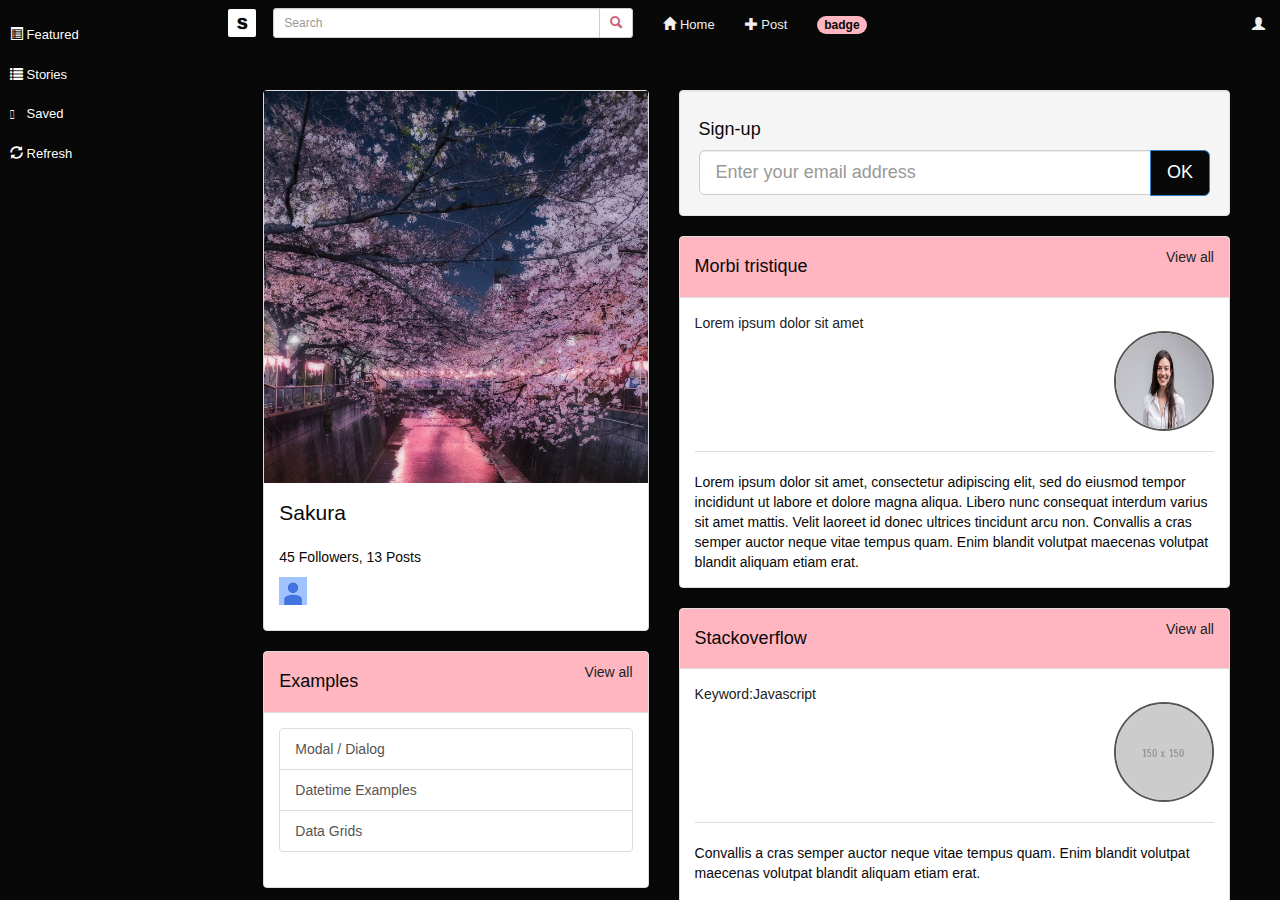
<file: sakura2/index2.html>
<!DOCTYPE html>
<html lang="en">
	<head>
        <meta http-equiv="content-type" content="text/html; charset=UTF-8">
        <meta charset="utf-8">
        <title>Sakura</title>
				<link rel="icon" type="image/x-icon" href="assets/css/favi.png" />
        <meta name="viewport" content="width=device-width, initial-scale=1, maximum-scale=1">
        <link href="assets/css/bootstrap.css" rel="stylesheet">
        <!--[if lt IE 9]>
          <script src="//html5shim.googlecode.com/svn/trunk/html5.js"></script>
        <![endif]-->
        <link href="assets/css/styles.css" rel="stylesheet">
    </head>

    <body>

        <div class="wrapper">
			<div class="box">
				<div class="row row-offcanvas row-offcanvas-left">

					<!-- sidebar -->
					<div class="column col-sm-2 col-xs-1 sidebar-offcanvas" id="sidebar">

					 <ul class="nav">
							<li><a href="#" data-toggle="offcanvas" class="visible-xs text-center"><i class="glyphicon glyphicon-chevron-right"></i></a></li>
						</ul>
						 <ul class="nav hidden-xs list-unstyled hidden-xs" id="lg-menu sidebar-footer">
							<li class="active"><a href="#featured"><i class="glyphicon glyphicon-list-alt"></i> Featured</a></li>
							<li><a href="#stories"><i class="glyphicon glyphicon-list"></i> Stories</a></li>
							<li><a href="#"><i class="glyphicon glyphicon-paperclip"></i> Saved</a></li>
							<li><a href="#"><i class="glyphicon glyphicon-refresh"></i> Refresh</a></li>
						</ul>
					 <!-- <ul class="list-unstyled hidden-xs" id="sidebar-footer">
							<li>
							  <a href="http://usebootstrap.com/theme/facebook"><h3>Bootstrap</h3> <i class="glyphicon glyphicon-heart-empty"></i> Bootply</a>
							</li>
						</ul> -->

						<!-- tiny only nav-->
					   <ul class="nav visible-xs" id="xs-menu">
							<li><a href="#featured" class="text-center"><i class="glyphicon glyphicon-list-alt"></i></a></li>
							<li><a href="#stories" class="text-center"><i class="glyphicon glyphicon-list"></i></a></li>
							<li><a href="#" class="text-center"><i class="glyphicon glyphicon-paperclip"></i></a></li>
							<li><a href="#" class="text-center"><i class="glyphicon glyphicon-refresh"></i></a></li>
						</ul>

					</div>
					<!-- /sidebar -->

					<!-- main right col -->
					<div class="column col-sm-10 col-xs-11" id="main">

						<!-- top nav -->
						<div class="navbar navbar-blue navbar-static-top">
							<div class="navbar-header">
							  <button class="navbar-toggle" type="button" data-toggle="collapse" data-target=".navbar-collapse">
								<span class="sr-only">Toggle</span>
								<span class="icon-bar"></span>
								<span class="icon-bar"></span>
								<span class="icon-bar"></span>
							  </button>
							  <a href="http://usebootstrap.com/theme/facebook" class="navbar-brand logo">s</a>
							</div>
							<nav class="collapse navbar-collapse" role="navigation">
							<form class="navbar-form navbar-left">
								<div class="input-group input-group-sm" style="max-width:360px;">
								  <input class="form-control" placeholder="Search" name="srch-term" id="srch-term" type="text">
								  <div class="input-group-btn">
									<button class="btn btn-default" type="submit"><i class="glyphicon glyphicon-search"></i></button>
								  </div>
								</div>
							</form>
							<ul class="nav navbar-nav">
							  <li>
								<a href="#"><i class="glyphicon glyphicon-home"></i> Home</a>
							  </li>
							  <li>
								<a href="#postModal" role="button" data-toggle="modal"><i class="glyphicon glyphicon-plus"></i> Post</a>
							  </li>
							  <li>
								<a href="#"><span class="badge">badge</span></a>
							  </li>
							</ul>
							<ul class="nav navbar-nav navbar-right">
							  <li class="dropdown">
								<a href="#" class="dropdown-toggle" data-toggle="dropdown"><i class="glyphicon glyphicon-user"></i></a>
								<ul class="dropdown-menu">
								  <li><a href="">More</a></li>
								  <li><a href="">More</a></li>
								  <li><a href="">More</a></li>
								  <li><a href="">More</a></li>
								  <li><a href="">More</a></li>
								</ul>
							  </li>
							</ul>
							</nav>
						</div>
						<!-- /top nav -->

						<div class="padding">
							<div class="full col-sm-9">

								<!-- content -->
								<div class="row">

								 <!-- main col left -->
								 <div class="col-sm-5">

									  <div class="panel panel-default">
										<div class="panel-thumbnail"><img src="assets/img/bg_5.jpg" class="img-responsive"></div>
										<div class="panel-body">
										  <p class="lead">Sakura</p>
										  <p>45 Followers, 13 Posts</p>

										  <p>
											<img src="assets/img/uFp_tsTJboUY7kue5XAsGAs28.png" height="28px" width="28px">
										  </p>
										</div>
									  </div>


									  <div class="panel panel-default">
										<div class="panel-heading"><a href="#" class="pull-right">View all</a> <h4> Examples</h4></div>
										  <div class="panel-body">
											<div class="list-group">
											  <a href="http://usebootstrap.com/theme/facebook" class="list-group-item">Modal / Dialog</a>
											  <a href="http://usebootstrap.com/theme/facebook" class="list-group-item">Datetime Examples</a>
											  <a href="http://usebootstrap.com/theme/facebook" class="list-group-item">Data Grids</a>
											</div>
										  </div>
									  </div>

									  <div class="well">
										   <form class="form-horizontal" role="form">
											<h4>What's New</h4>
											 <div class="form-group" style="padding:14px;">
											  <textarea class="form-control" placeholder="Update your status"></textarea>
											</div>
											<button class="btn btn-primary pull-right" type="button">Post</button><ul class="list-inline"><li><a href=""><i class="glyphicon glyphicon-upload"></i></a></li><li><a href=""><i class="glyphicon glyphicon-camera"></i></a></li><li><a href=""><i class="glyphicon glyphicon-map-marker"></i></a></li></ul>
										  </form>
									  </div>

									  <div class="panel panel-default">
										 <div class="panel-heading"><a href="#" class="pull-right">View all</a> <h4>More Templates</h4></div>
										  <div class="panel-body">
											<img src="assets/img/150x150.gif" class="img-circle pull-right"> <a href="#">Free @Bootply</a>
											<div class="clearfix"></div>
											 In massa tempor nec feugiat. Lectus sit amet est placerat in egestas erat imperdiet. Elit scelerisque mauris pellentesque pulvinar.
											<hr>
											<ul class="list-unstyled"><li><a href="http://usebootstrap.com/theme/facebook">Dashboard</a></li><li><a href="http://usebootstrap.com/theme/facebook">Darkside</a></li><li><a href="http://usebootstrap.com/theme/facebook">Greenfield</a></li></ul>
										  </div>
									  </div>

									  <div class="panel panel-default">
										<div class="panel-heading"><h4>What Is Sakura?</h4></div>
										<div class="panel-body">
										Lorem ipsum dolor sit amet, consectetur adipiscing elit, sed do eiusmod tempor incididunt ut labore et dolore magna aliqua. Rhoncus aenean vel elit scelerisque. Lorem mollis aliquam ut porttitor leo. A diam sollicitudin tempor id eu nisl nunc mi. Nibh tortor id aliquet lectus proin nibh nisl condimentum id. Eget felis eget nunc lobortis mattis aliquam faucibus. At imperdiet dui accumsan sit amet. Non arcu risus quis varius quam quisque id. Condimentum mattis pellentesque id nibh tortor id aliquet. Feugiat sed lectus vestibulum mattis ullamcorper. </div>
									  </div>



								  </div>

								  <!-- main col right -->
								  <div class="col-sm-7">

										<div class="well">
										   <form class="form">
											<h4>Sign-up</h4>
											<div class="input-group text-center">
											<input class="form-control input-lg" placeholder="Enter your email address" type="text">
											  <span class="input-group-btn"><button class="btn btn-lg btn-primary" type="button">OK</button></span>
											</div>
										  </form>
										</div>

									   <div class="panel panel-default">
										 <div class="panel-heading"><a href="#" class="pull-right">View all</a> <h4>Morbi tristique</h4></div>
										  <div class="panel-body">
											<p><img src="assets/img/profile.jpg" class="img-circle pull-right"> <a href="#">Lorem ipsum dolor sit amet</a></p>
											<div class="clearfix"></div>
											<hr>
										Lorem ipsum dolor sit amet, consectetur adipiscing elit, sed do eiusmod tempor incididunt ut labore et dolore magna aliqua. Libero nunc consequat interdum varius sit amet mattis. Velit laoreet id donec ultrices tincidunt arcu non. Convallis a cras semper auctor neque vitae tempus quam. Enim blandit volutpat maecenas volutpat blandit aliquam etiam erat.
										  </div>
									   </div>

									   <div class="panel panel-default">
										 <div class="panel-heading"><a href="#" class="pull-right">View all</a> <h4>Stackoverflow</h4></div>
										  <div class="panel-body">
											<img src="assets/img/150x150.gif" class="img-circle pull-right"> <a href="#">Keyword:Javascript</a>
											<div class="clearfix"></div>
											<hr>

											<p>Convallis a cras semper auctor neque vitae tempus quam. Enim blandit volutpat maecenas volutpat blandit aliquam etiam erat.</p>

											<hr>
											<form>
											<div class="input-group">
											  <div class="input-group-btn">
											  <button class="btn btn-default">+1</button><button class="btn btn-default"><i class="glyphicon glyphicon-share"></i></button>
											  </div>
											  <input class="form-control" placeholder="Add a comment.." type="text">
											</div>
											</form>

										  </div>
									   </div>

									   <div class="panel panel-default">
										 <div class="panel-heading"><a href="#" class="pull-right">View all</a> <h4>Portlet Heading</h4></div>
										  <div class="panel-body">
											<ul class="list-group">
											<li class="list-group-item">Modals</li>
											<li class="list-group-item">Sliders / Carousel</li>
											<li class="list-group-item">Thumbnails</li>
											</ul>
										  </div>
									   </div>

									   <div class="panel panel-default">
										<div class="panel-thumbnail"><img src="assets/img/bg_4.jpg" class="img-responsive"></div>
										<div class="panel-body">
										  <p class="lead">Social Good</p>
										  <p>1,200 Followers, 83 Posts</p>

										  <p>
											<img src="assets/img/photo.jpg" height="28px" width="28px">
											<img src="assets/img/photo.png" height="28px" width="28px">
											<img src="assets/img/photo_002.jpg" height="28px" width="28px">
										  </p>
										</div>
									  </div>

								  </div>
							   </div><!--/row-->

								<!-- <div class="row">
								  <div class=".col-sm-9.full">
									<a href="#">Twitter</a> <small class="text-muted">|</small> <a href="#">Facebook</a> <small class="text-muted">|</small> <a href="#">Google+</a>
								  </div>
								</div>

								<div class="row" id="footer">
								  <div class="col-sm-6">

								  </div>
								  <div class="col-sm-6">
									<p>
									<a href="#" class="pull-right">�Copyright 2021</a>
									</p>
								  </div>
								</div> -->
								<footer class="footer footer-dark">sakura</footer>
							  <hr>

							  <!-- <h4 class="text-center">
							  <a href="http://usebootstrap.com/theme/facebook" target="ext">Download this Template @Bootply</a>
							  </h4> -->

							  <hr>


							</div><!-- /col-9 -->
						</div><!-- /padding -->
					</div>
					<!-- /main -->

				</div>
			</div>
		</div>


		<!--post modal-->
		<div id="postModal" class="modal fade" tabindex="-1" role="dialog" aria-hidden="true">
		  <div class="modal-dialog">
		  <div class="modal-content">
			  <div class="modal-header">
				  <button type="button" class="close" data-dismiss="modal" aria-hidden="true">�</button>
					Update Status
			  </div>
			  <div class="modal-body">
				  <form class="form center-block">
					<div class="form-group">
					  <textarea class="form-control input-lg" autofocus="" placeholder="What do you want to share?"></textarea>
					</div>
				  </form>
			  </div>
			  <div class="modal-footer">
				  <div>
				  <button class="btn btn-primary btn-sm" data-dismiss="modal" aria-hidden="true">Post</button>
					<ul class="pull-left list-inline"><li><a href=""><i class="glyphicon glyphicon-upload"></i></a></li><li><a href=""><i class="glyphicon glyphicon-camera"></i></a></li><li><a href=""><i class="glyphicon glyphicon-map-marker"></i></a></li></ul>
				  </div>
			  </div>
		  </div>
		  </div>
		</div>

        <script type="text/javascript" src="assets/js/jquery.js"></script>
        <script type="text/javascript" src="assets/js/bootstrap.js"></script>
        <script type="text/javascript">
        $(document).ready(function() {
			$('[data-toggle=offcanvas]').click(function() {
				$(this).toggleClass('visible-xs text-center');
				$(this).find('i').toggleClass('glyphicon-chevron-right glyphicon-chevron-left');
				$('.row-offcanvas').toggleClass('active');
				$('#lg-menu').toggleClass('hidden-xs').toggleClass('visible-xs');
				$('#xs-menu').toggleClass('visible-xs').toggleClass('hidden-xs');
				$('#btnShow').toggle();
			});
        });
        </script>
</body></html>
</file>
<file: sakura2/assets/css/styles.css>
/* custom template */
html, body {
   height: 100%;
   font-family:verdana,arial,sans-serif;
   color:#080808;
}

.nav {
   font-family:Arial,sans-serif;
   font-size:13px;
}

a {
  color:#222222;
}

a:hover {
  text-decoration:none;
}

hr {
  border-color:#dedede;
}

.wrapper, .row {
   height: 100%;
   margin-left:0;
   margin-right:0;
}

.wrapper:before, .wrapper:after,
.column:before, .column:after {
    content: "";
    display: table;
}

.wrapper:after,
.column:after {
    clear: both;
}

.column {
    height: 100%;
    overflow: auto;
    *zoom:1;
}

.column .padding {
    padding: 20px;
}

.full{
	padding-top:70px;
}

.box {
  	bottom: 0; /* increase for footer use */
    left: 0;
    position: absolute;
    right: 0;
    top: 0;
    background-color:#080808  ;
  /*
    background-image:url('/assets/example/bg_suburb.jpg');
    background-size:cover;
    background-attachment:fixed;
  */
}

.divider {
	margin-top:32px;
}

.navbar-blue {
    border-width:0;
	background-color:#080808;
    color:#ffffff;
    font-family:arial,sans-serif;
    top:0;
    position:fixed;
    width:inherit;
}

.navbar-blue li > a,.navbar-toggle  {
   color:#efefef;
}

.navbar-blue .dropdown-menu li a {color:#db5777;}
.navbar-blue .dropdown-menu li > a {padding-left:30px;}

.navbar-blue li>a:hover, .navbar-blue li>a:focus, .navbar-blue .open, .navbar-blue .open>a, .navbar-blue .open>a:hover, .navbar-blue .open>a:focus {
   background-color:#db5777;
   color:#fff;
}

#main {
   background-color:#080808;
   padding-left:0;
   padding-right:0;
}
#main .img-circle {
   margin-top:18px;
   height:100px;
   width:100px;
   border: 2px solid #555;
}

#sidebar {
    padding:0px;
	padding-top:15px;
}

#sidebar, #sidebar a, #sidebar-footer a {
    color:#ffffff;
    background-color:transparent;
	text-shadow:0 0 2px #000000;
    padding-left:5px;
}
#sidebar .nav li>a:hover {
    background-color:#db5777;
}

.logo {
  display:block;
  padding:3px;
  background-color:#fff;
  color:#080808;
  height:28px;
  width:28px;
  margin:9px;
  margin-right:2px;
  margin-left:15px;
  font-size:20px;
  font-weight:700;
  text-align:center;
  text-decoration:none;
  text-shadow:0 0 1px;
  border-radius:2px;
}
#sidebar-footer {
  background-color:#db5777;
  position:absolute;
  bottom:5px;
  padding:5px;
}
#footer {
  margin-bottom:20px;
}

/* bootstrap overrides */

h1,h2,h3 {
   font-weight:800;
}

.navbar-toggle, .close {
	outline:0;
}

.navbar-toggle .icon-bar {
	background-color: #ffb6c1;
}

.btn-primary,.label-primary,.list-group-item.active, .list-group-item.active:hover, .list-group-item.active:focus  {
	background-color:#080808;
    color:#fffffe;
}
.btn-default {
    color:#db5777;
    text-shadow:0 0 1px rgba(0,0,0,.3);
}
.form-control {

}

.panel textarea, .well textarea, textarea.form-control
{
   resize: none;
}

.badge{
   color:#080808;
   background-color:#ffb6c1;
}
.badge:hover, .badge-inverse{
   background-color:#080808;
   color:#fff;
}

.jumbotron {
  background-color:transparent;
}
.label-default {
  background-color:#ffb6c1;
}
.page-header {
  margin-top: 55px;
  padding-top: 9px;
  border-top:1px solid #eeeeee;
  font-weight:700;
  text-transform:uppercase;
  letter-spacing:2px;
}

.panel-default .panel-heading {
  background-color:#ffb6c1;
  color:#080808;
}

.col-sm-9.full {
    width: 100%;

}


.modal-header, .modal-footer {
	background-color:#ffb6c1;
    font-weight:800;
    font-size:12px;
}

.modal-footer i, .well i {
    font-size:20px;
    color:#c0c0c0;
}

.modal-body {
	padding:0px;
}

.modal-body textarea.form-control
{
   resize: none;
   border:0;
   box-shadow:0 0 0;
}

small.text-muted {
  font-family:courier,courier-new,monospace;
}

/* adjust the contents on smaller devices */
@media (max-width: 768px) {

  .column .padding {
    padding: 7px;
  }

  .full{
	padding-top:20px;
  }

  .navbar-blue {
	background-color:#080808;
    top:0;
    width:100%;
    position:relative;
  }

}


/*
 * off canvas sidebar
 * --------------------------------------------------
 */
@media screen and (max-width: 768px) {
  .row-offcanvas {
    position: relative;
    -webkit-transition: all 0.25s ease-out;
    -moz-transition: all 0.25s ease-out;
    transition: all 0.25s ease-out;
  }

  .row-offcanvas-left.active {
    left: 33%;
  }

  .row-offcanvas-left.active .sidebar-offcanvas {
    left: -33%;
    position: absolute;
    top: 0;
    width: 33%;
    margin-left: 5px;
  }

  #sidebar, #sidebar a, #sidebar-footer a {
    padding-left:3px;
  }
}
</file>
